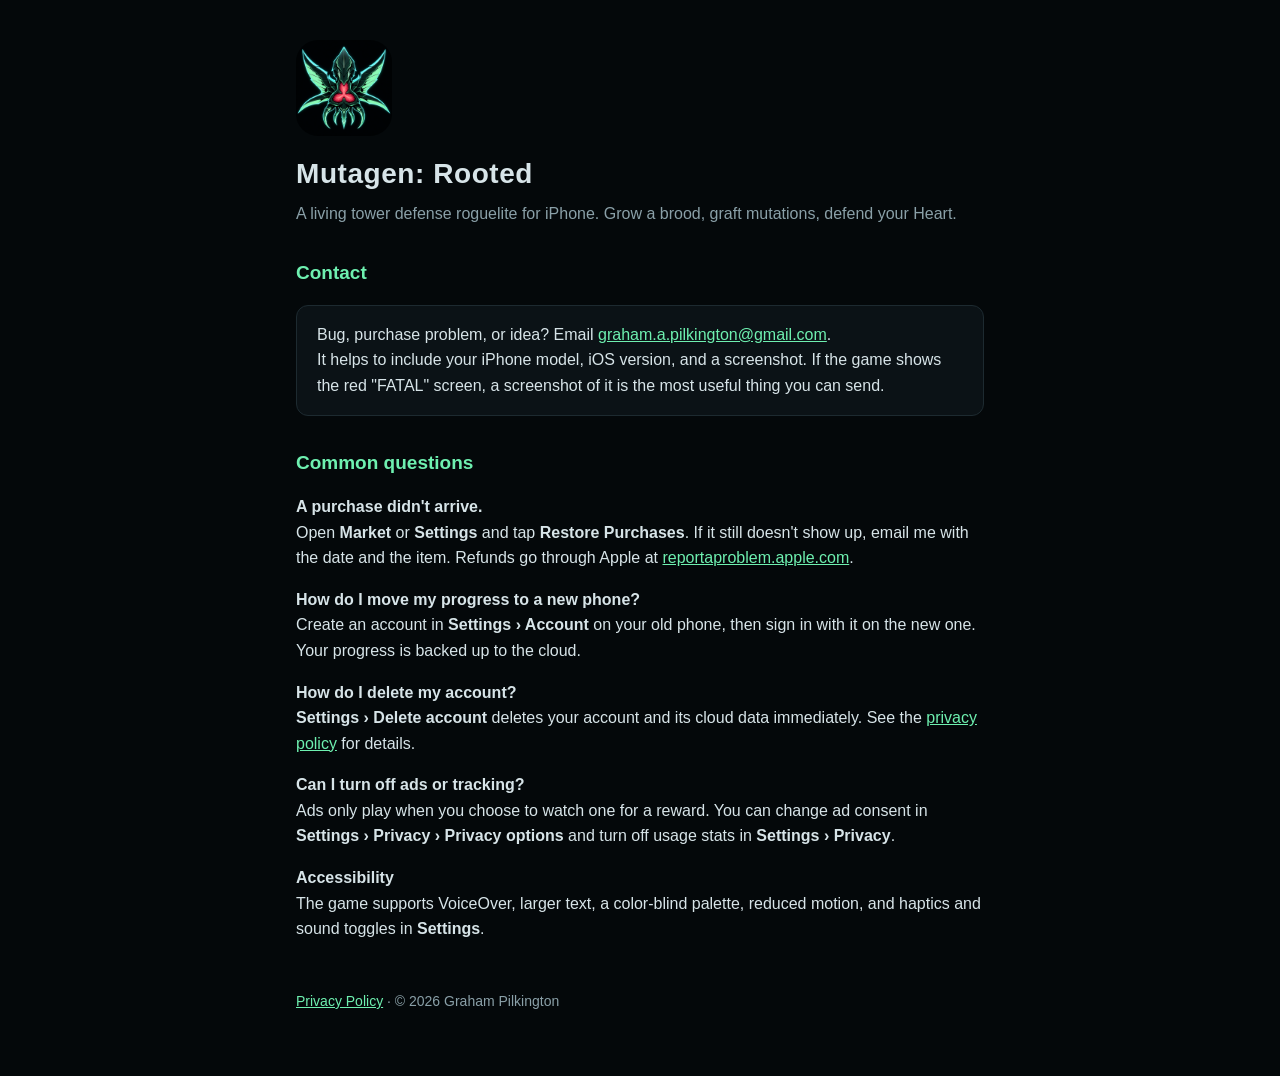
<file: index.html>
<!doctype html>
<html lang="en">
<head>
<meta charset="utf-8">
<meta name="viewport" content="width=device-width, initial-scale=1">
<title>Mutagen: Rooted Support</title>
<link rel="stylesheet" href="style.css">
<link rel="icon" href="icon.png">
</head>
<body>
<main>
<header>
  <img src="icon.png" alt="Mutagen: Rooted app icon">
  <h1>Mutagen: Rooted</h1>
  <p class="sub">A living tower defense roguelite for iPhone. Grow a brood, graft mutations, defend your Heart.</p>
</header>

<h2>Contact</h2>
<div class="card">
  Bug, purchase problem, or idea? Email <a href="mailto:graham.a.pilkington@gmail.com?subject=Mutagen%3A%20Rooted%20support">graham.a.pilkington@gmail.com</a>.<br>
  It helps to include your iPhone model, iOS version, and a screenshot. If the game shows the red "FATAL" screen, a screenshot of it is the most useful thing you can send.
</div>

<h2>Common questions</h2>

<p><strong>A purchase didn't arrive.</strong><br>
Open <strong>Market</strong> or <strong>Settings</strong> and tap <strong>Restore Purchases</strong>. If it still doesn't show up, email me with the date and the item. Refunds go through Apple at <a href="https://reportaproblem.apple.com">reportaproblem.apple.com</a>.</p>

<p><strong>How do I move my progress to a new phone?</strong><br>
Create an account in <strong>Settings › Account</strong> on your old phone, then sign in with it on the new one. Your progress is backed up to the cloud.</p>

<p><strong>How do I delete my account?</strong><br>
<strong>Settings › Delete account</strong> deletes your account and its cloud data immediately. See the <a href="privacy.html">privacy policy</a> for details.</p>

<p><strong>Can I turn off ads or tracking?</strong><br>
Ads only play when you choose to watch one for a reward. You can change ad consent in <strong>Settings › Privacy › Privacy options</strong> and turn off usage stats in <strong>Settings › Privacy</strong>.</p>

<p><strong>Accessibility</strong><br>
The game supports VoiceOver, larger text, a color-blind palette, reduced motion, and haptics and sound toggles in <strong>Settings</strong>.</p>

<footer>
  <a href="privacy.html">Privacy Policy</a> · © 2026 Graham Pilkington
</footer>
</main>
</body>
</html>
</file>
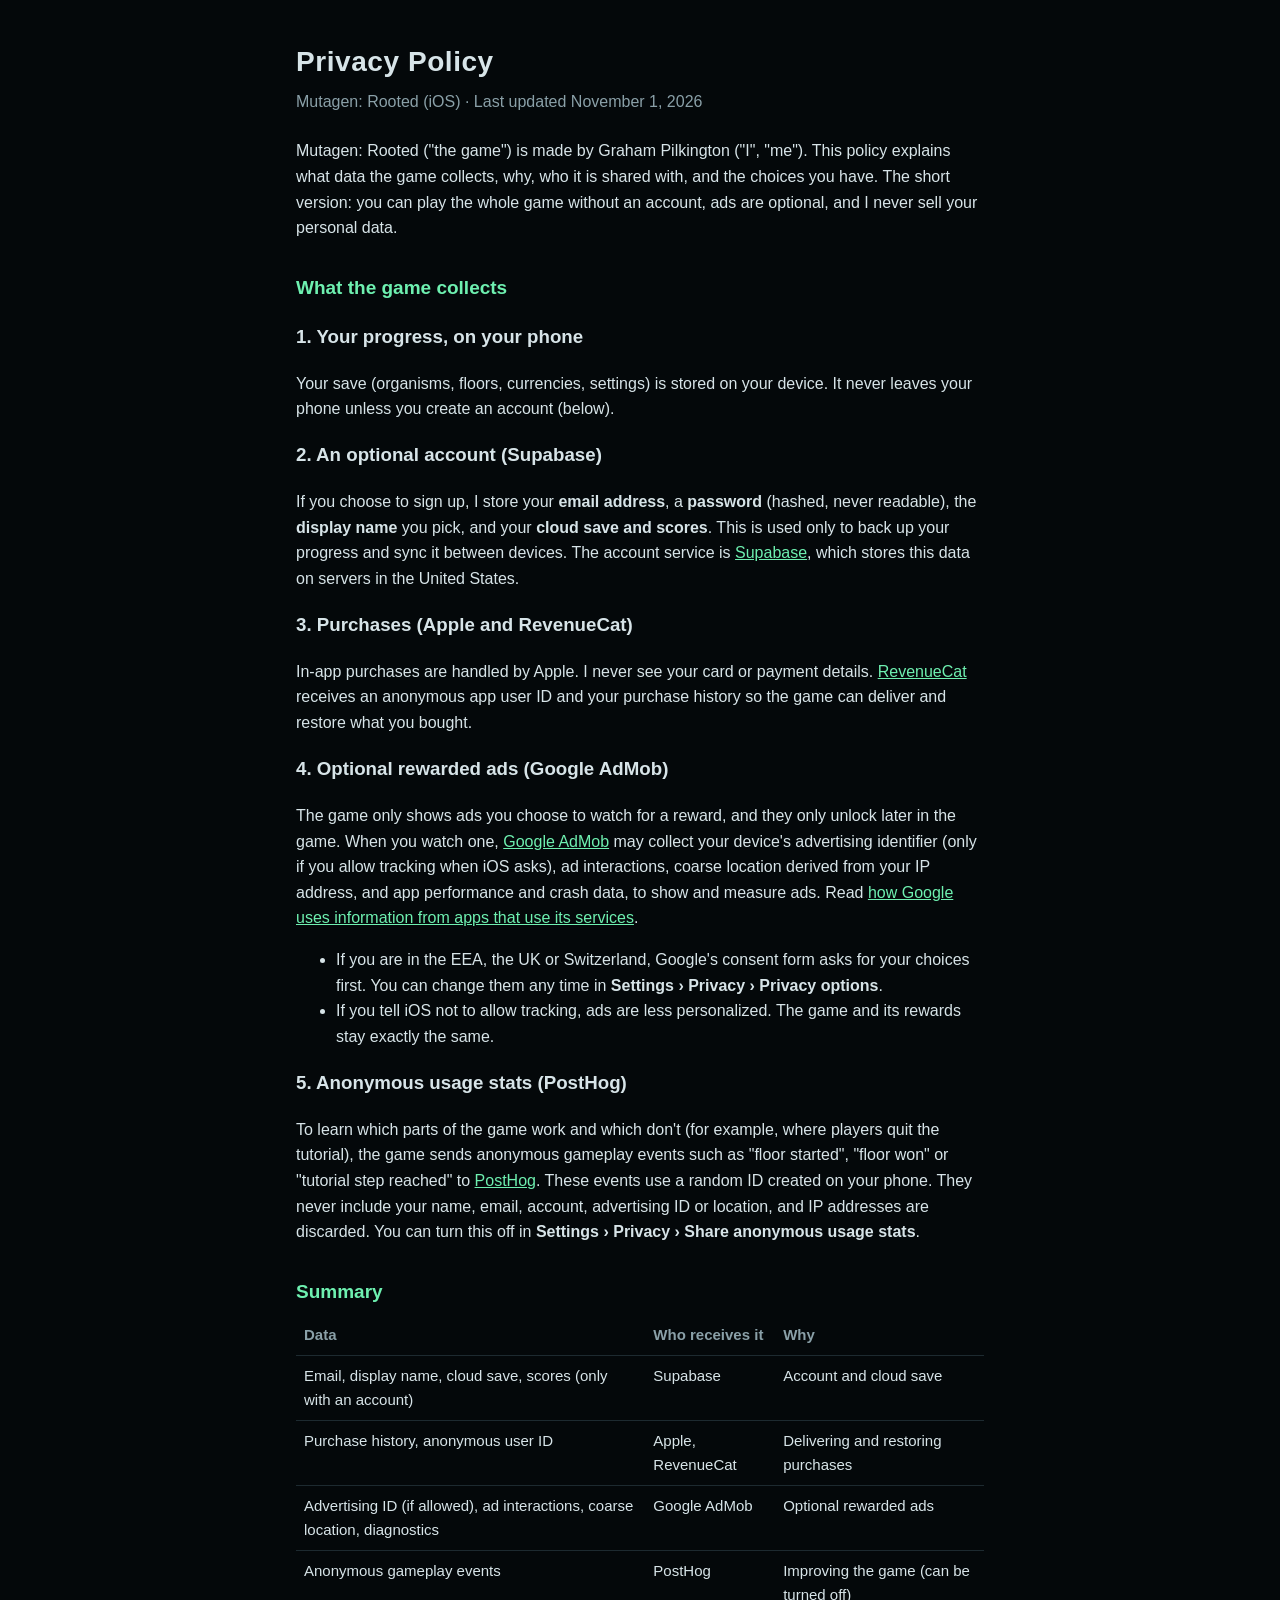
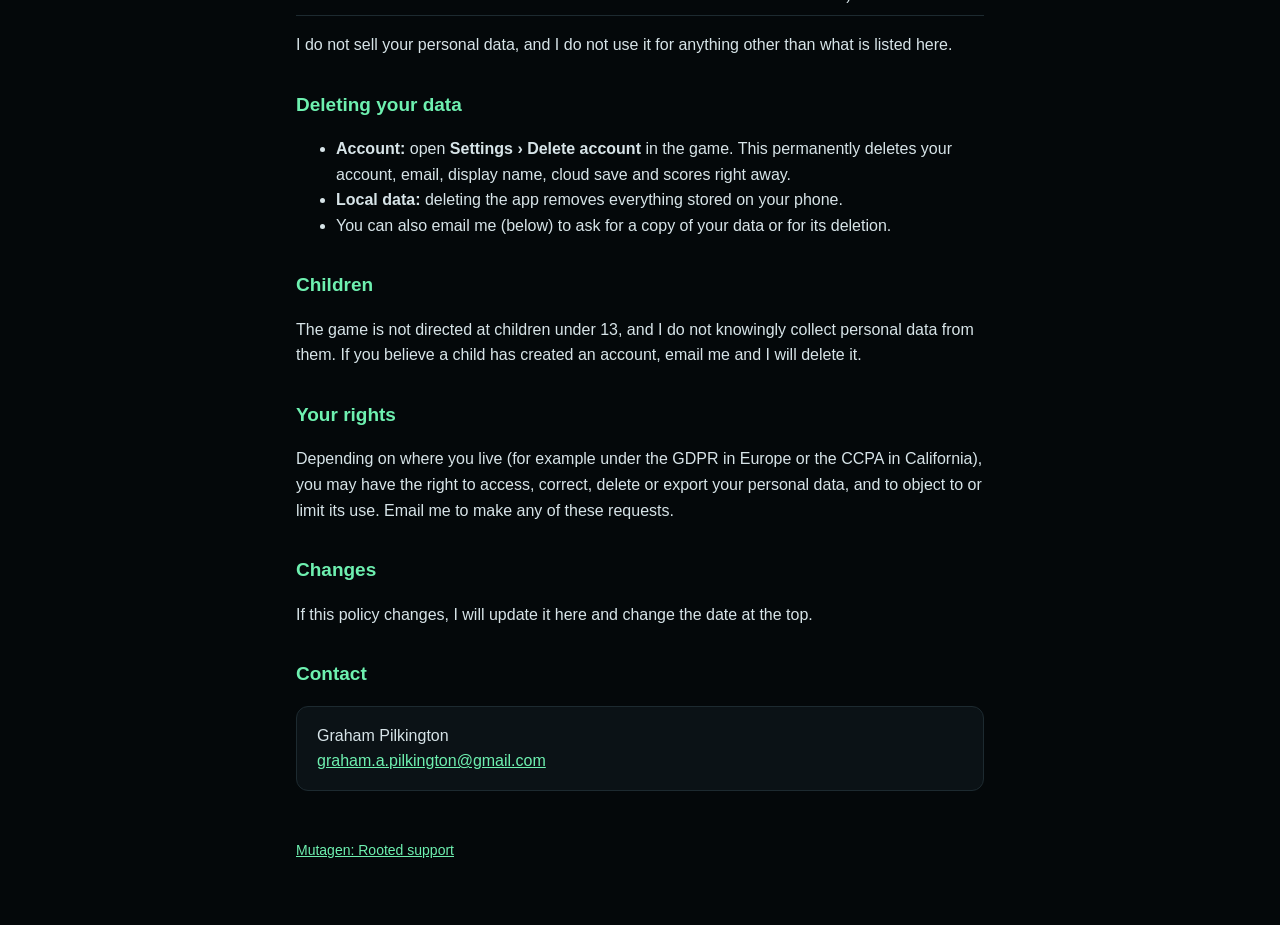
<file: privacy.html>
<!doctype html>
<html lang="en">
<head>
<meta charset="utf-8">
<meta name="viewport" content="width=device-width, initial-scale=1">
<title>Mutagen: Rooted Privacy Policy</title>
<link rel="stylesheet" href="style.css">
<link rel="icon" href="icon.png">
</head>
<body>
<main>
<header>
  <h1>Privacy Policy</h1>
  <p class="sub">Mutagen: Rooted (iOS) · Last updated November 1, 2026</p>
</header>

<p>Mutagen: Rooted ("the game") is made by Graham Pilkington ("I", "me"). This policy explains what data the game collects, why, who it is shared with, and the choices you have. The short version: you can play the whole game without an account, ads are optional, and I never sell your personal data.</p>

<h2>What the game collects</h2>

<h3>1. Your progress, on your phone</h3>
<p>Your save (organisms, floors, currencies, settings) is stored on your device. It never leaves your phone unless you create an account (below).</p>

<h3>2. An optional account (Supabase)</h3>
<p>If you choose to sign up, I store your <strong>email address</strong>, a <strong>password</strong> (hashed, never readable), the <strong>display name</strong> you pick, and your <strong>cloud save and scores</strong>. This is used only to back up your progress and sync it between devices. The account service is <a href="https://supabase.com/privacy">Supabase</a>, which stores this data on servers in the United States.</p>

<h3>3. Purchases (Apple and RevenueCat)</h3>
<p>In-app purchases are handled by Apple. I never see your card or payment details. <a href="https://www.revenuecat.com/privacy">RevenueCat</a> receives an anonymous app user ID and your purchase history so the game can deliver and restore what you bought.</p>

<h3>4. Optional rewarded ads (Google AdMob)</h3>
<p>The game only shows ads you choose to watch for a reward, and they only unlock later in the game. When you watch one, <a href="https://policies.google.com/privacy">Google AdMob</a> may collect your device's advertising identifier (only if you allow tracking when iOS asks), ad interactions, coarse location derived from your IP address, and app performance and crash data, to show and measure ads. Read <a href="https://policies.google.com/technologies/partner-sites">how Google uses information from apps that use its services</a>.</p>
<ul>
  <li>If you are in the EEA, the UK or Switzerland, Google's consent form asks for your choices first. You can change them any time in <strong>Settings › Privacy › Privacy options</strong>.</li>
  <li>If you tell iOS not to allow tracking, ads are less personalized. The game and its rewards stay exactly the same.</li>
</ul>

<h3>5. Anonymous usage stats (PostHog)</h3>
<p>To learn which parts of the game work and which don't (for example, where players quit the tutorial), the game sends anonymous gameplay events such as "floor started", "floor won" or "tutorial step reached" to <a href="https://posthog.com/privacy">PostHog</a>. These events use a random ID created on your phone. They never include your name, email, account, advertising ID or location, and IP addresses are discarded. You can turn this off in <strong>Settings › Privacy › Share anonymous usage stats</strong>.</p>

<h2>Summary</h2>
<table>
  <tr><th>Data</th><th>Who receives it</th><th>Why</th></tr>
  <tr><td>Email, display name, cloud save, scores (only with an account)</td><td>Supabase</td><td>Account and cloud save</td></tr>
  <tr><td>Purchase history, anonymous user ID</td><td>Apple, RevenueCat</td><td>Delivering and restoring purchases</td></tr>
  <tr><td>Advertising ID (if allowed), ad interactions, coarse location, diagnostics</td><td>Google AdMob</td><td>Optional rewarded ads</td></tr>
  <tr><td>Anonymous gameplay events</td><td>PostHog</td><td>Improving the game (can be turned off)</td></tr>
</table>

<p>I do not sell your personal data, and I do not use it for anything other than what is listed here.</p>

<h2>Deleting your data</h2>
<ul>
  <li><strong>Account:</strong> open <strong>Settings › Delete account</strong> in the game. This permanently deletes your account, email, display name, cloud save and scores right away.</li>
  <li><strong>Local data:</strong> deleting the app removes everything stored on your phone.</li>
  <li>You can also email me (below) to ask for a copy of your data or for its deletion.</li>
</ul>

<h2>Children</h2>
<p>The game is not directed at children under 13, and I do not knowingly collect personal data from them. If you believe a child has created an account, email me and I will delete it.</p>

<h2>Your rights</h2>
<p>Depending on where you live (for example under the GDPR in Europe or the CCPA in California), you may have the right to access, correct, delete or export your personal data, and to object to or limit its use. Email me to make any of these requests.</p>

<h2>Changes</h2>
<p>If this policy changes, I will update it here and change the date at the top.</p>

<h2>Contact</h2>
<div class="card">
  Graham Pilkington<br>
  <a href="mailto:graham.a.pilkington@gmail.com">graham.a.pilkington@gmail.com</a>
</div>

<footer><a href="index.html">Mutagen: Rooted support</a></footer>
</main>
</body>
</html>
</file>
<file: style.css>
:root { --bg: #04080a; --panel: #0b1216; --text: #d7e4e8; --muted: #8aa0a8; --accent: #6ef0b0; --line: #1d2a30; }
* { box-sizing: border-box; }
body { margin: 0; background: var(--bg); color: var(--text); font: 16px/1.6 -apple-system, BlinkMacSystemFont, "Segoe UI", Roboto, sans-serif; }
main { max-width: 720px; margin: 0 auto; padding: 40px 16px 64px; }
header img { width: 96px; height: 96px; border-radius: 22px; display: block; margin-bottom: 16px; }
h1 { font-size: 28px; margin: 0 0 4px; letter-spacing: .02em; }
h2 { font-size: 19px; margin: 32px 0 8px; color: var(--accent); }
p, li { color: var(--text); }
.sub { color: var(--muted); margin: 0 0 24px; }
a { color: var(--accent); }
table { width: 100%; border-collapse: collapse; margin: 8px 0 16px; font-size: 15px; }
th, td { text-align: left; padding: 8px; border-bottom: 1px solid var(--line); vertical-align: top; }
th { color: var(--muted); font-weight: 600; }
.card { background: var(--panel); border: 1px solid var(--line); border-radius: 12px; padding: 16px 20px; margin: 16px 0; }
footer { margin-top: 48px; color: var(--muted); font-size: 14px; }
@media (max-width: 520px) { table { font-size: 14px; } th, td { padding: 6px 4px; } }
</file>
